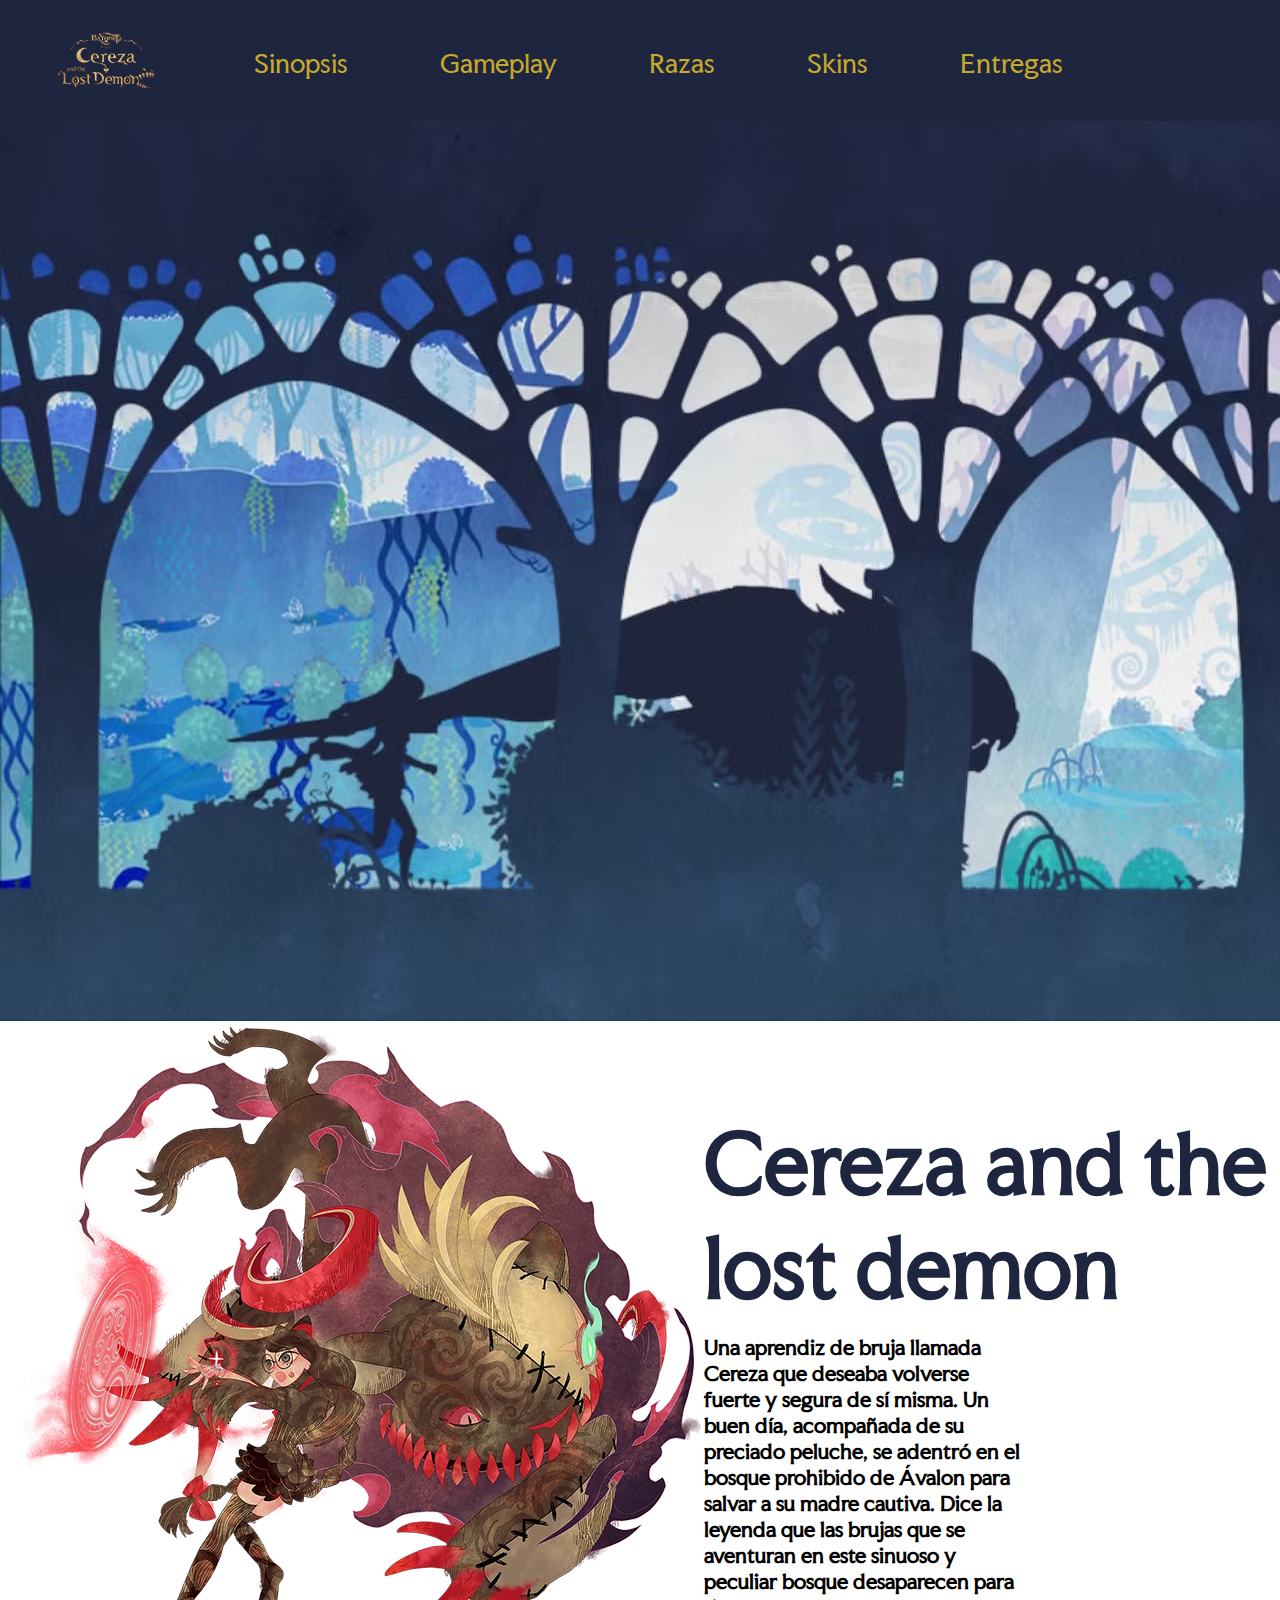
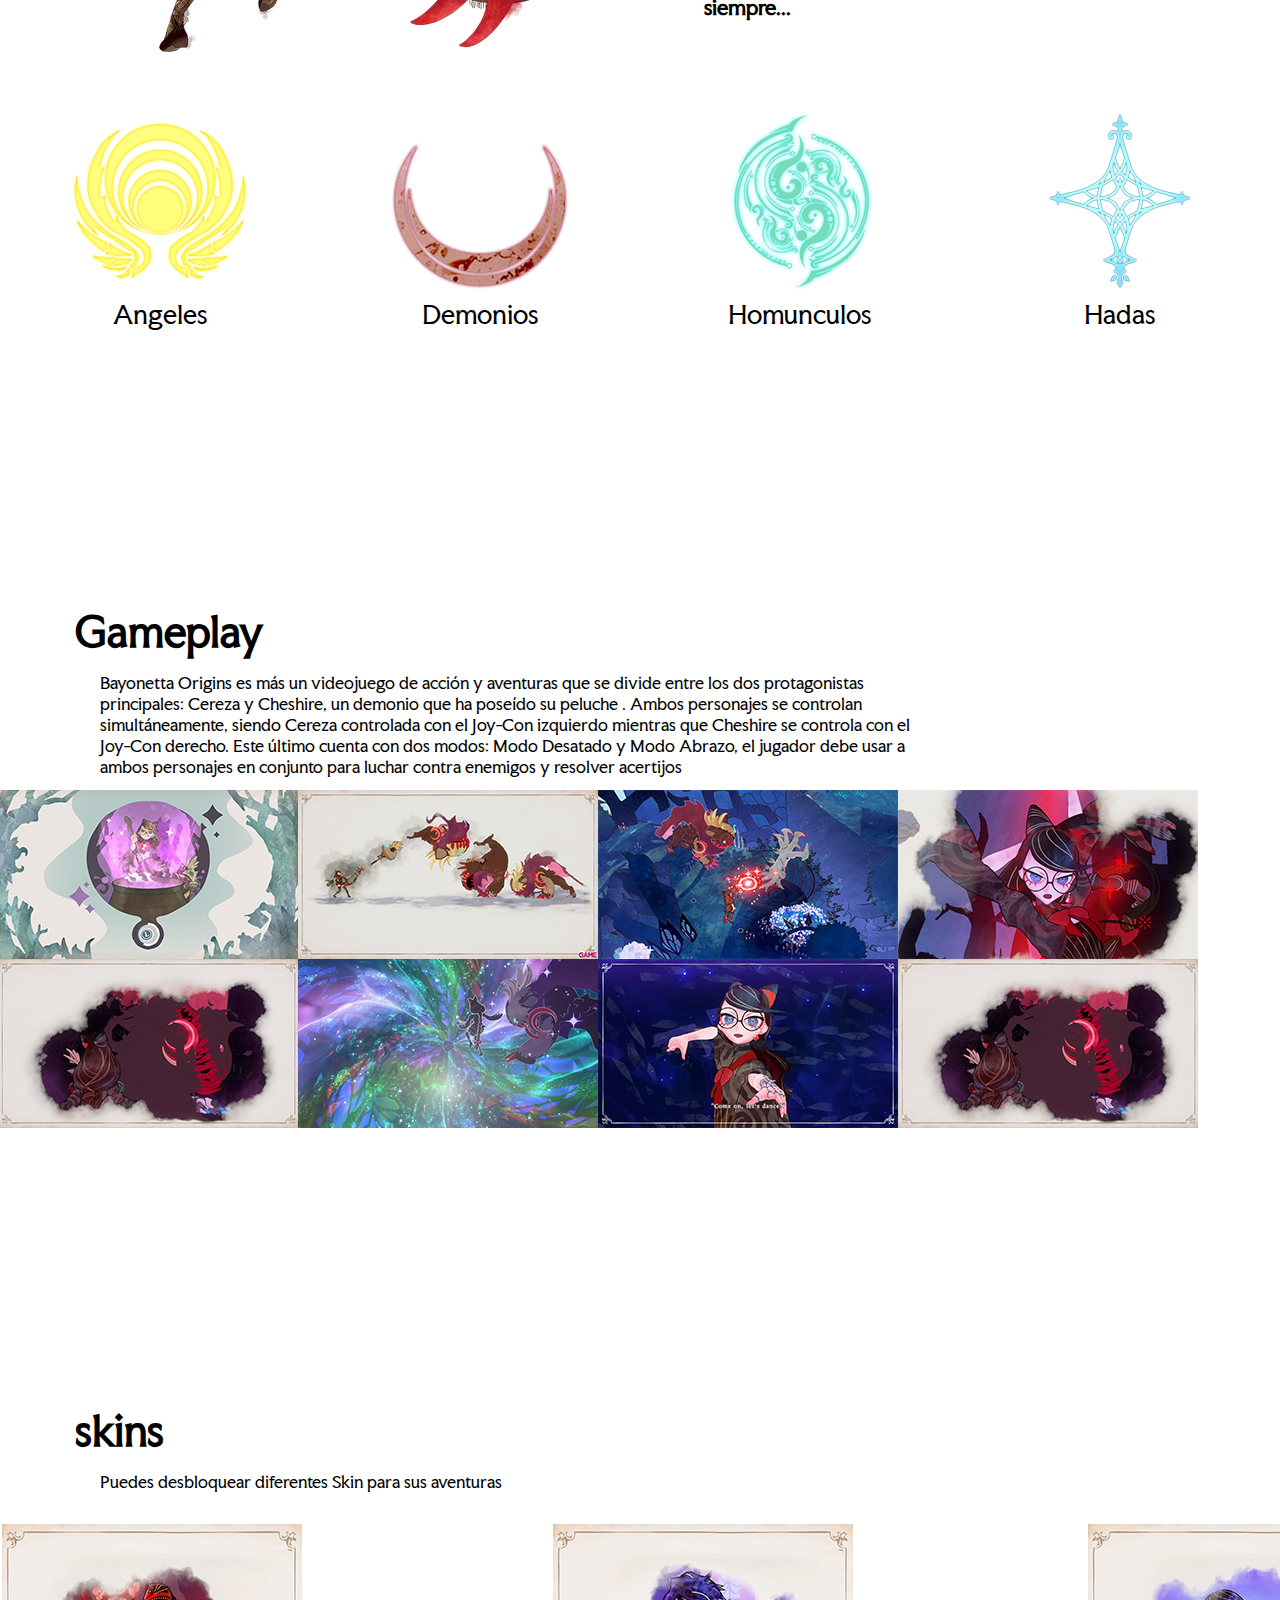
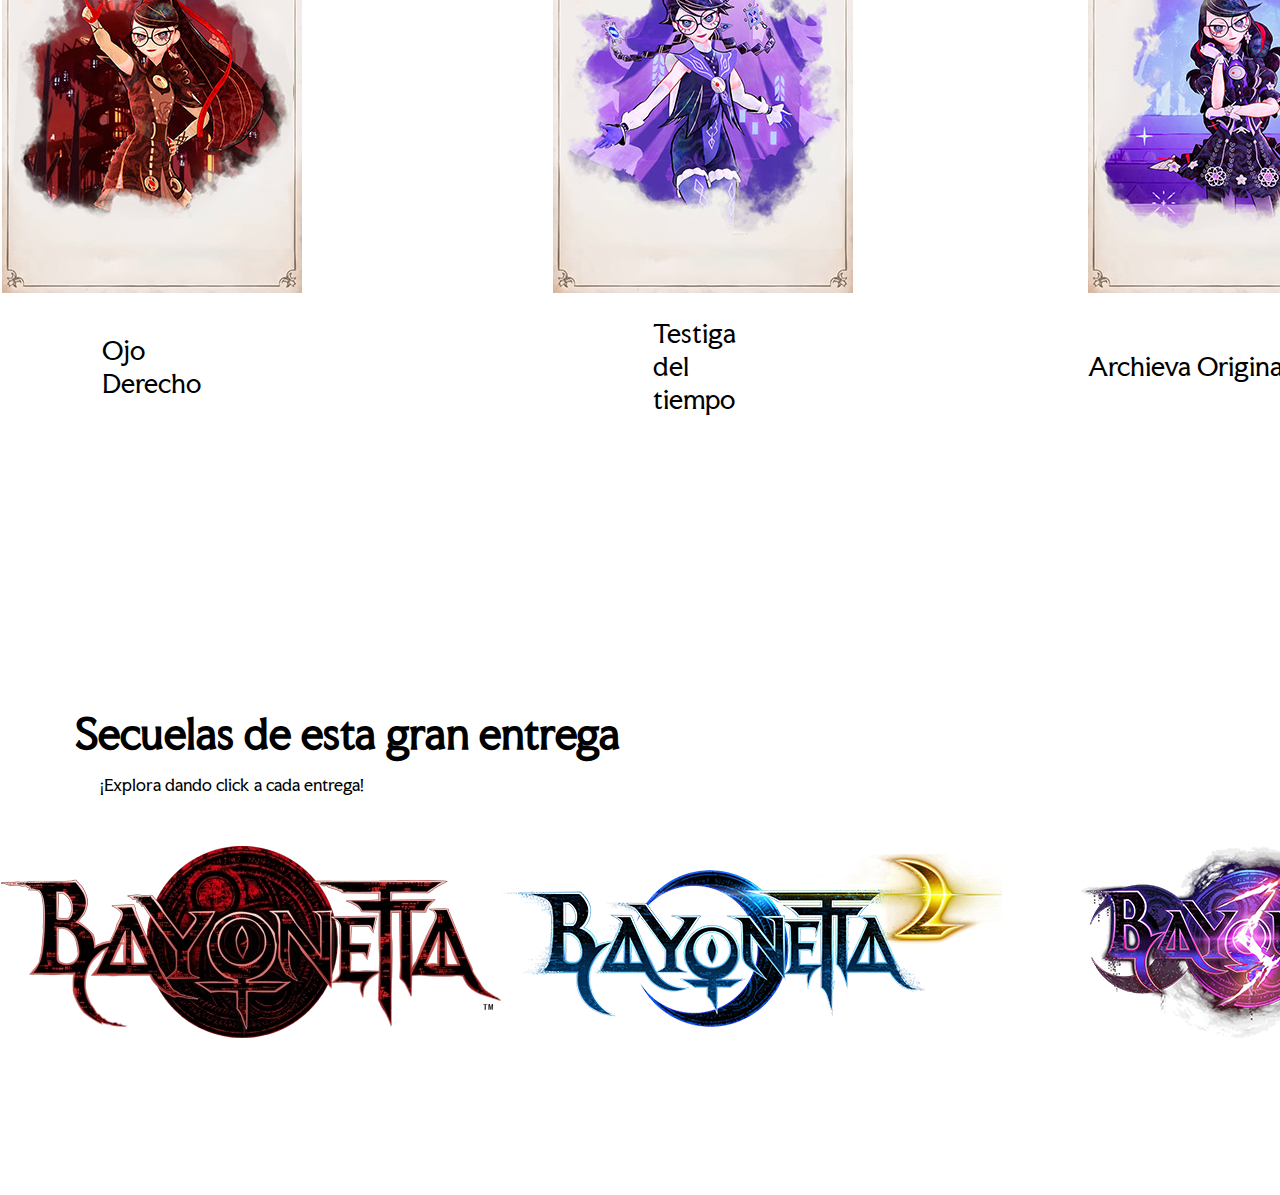
<file: index.html>
<!DOCTYPE html>
<html lang="es">
    <head>
        <meta charset="UTF-8">
        <meta name="viewport" content="width=device-width, initial-scale=1.0">
        <title>Cereza and the lost demon</title>
        <link rel="stylesheet" href="CSS/estilos.css">
        <link rel="icon" href="imagenes/FAVICON.webp">

        <link rel="preconnect" href="https://fonts.googleapis.com">
        <link rel="preconnect" href="https://fonts.gstatic.com" crossorigin>
        <link href="https://fonts.googleapis.com/css2?family=Faculty+Glyphic&display=swap" rel="stylesheet">
        <link rel="preconnect" href="https://fonts.googleapis.com">
<link rel="preconnect" href="https://fonts.gstatic.com" crossorigin>
<link href="https://fonts.googleapis.com/css2?family=Edu+AU+VIC+WA+NT+Pre:wght@400..700&display=swap" rel="stylesheet">
<link rel="preconnect" href="https://fonts.googleapis.com">
<link rel="preconnect" href="https://fonts.gstatic.com" crossorigin>
<link href="https://fonts.googleapis.com/css2?family=Josefin+Sans:ital,wght@0,100..700;1,100..700&display=swap" rel="stylesheet">    
</head>
    <!-- Una diseñadora estuvo aqui jejeje -->
    <Body>
        <div class="contenedor">
        <header>
            <nav>
                <table class="Menu">
                    <tr>
                        <td class="bmenu"><a href="#"> <img src="imagenes/LOGO PEQUEÑA GENERAL.png" alt="">  </a></td>
                        <td class="bmenu"><a href="#sinop">Sinopsis</a></td>
                        <td class="bmenu"><a href="#game">Gameplay</a></td>
                        <td class="bmenu"><a href="#clases">Razas</a></td>
                        <td class="bmenu"><a href="#trajes">Skins</a></td>
                        <td class="bmenu"><a href="#Saga">Entregas</a></td>
                    </tr>
                </table>
            </nav>
        </header>
    </div>
        <aside>
                          <img src="/imagenes/GENERALBAYOO.avif" alt="bosque">
        </aside>
        <main>
            <table class="SINOPSIS">
                <tr>
                    <td>
                        <img src="/imagenes/Bayonetta_Origins_Art_2.png" alt="ce"></td>
                    <td>
                        <h1 id="sinop">Cereza and the lost demon</h1>
                        <h3>Una aprendiz de bruja llamada Cereza que deseaba volverse fuerte y segura de sí misma. Un buen día, acompañada de su preciado peluche, se adentró en el bosque prohibido de Ávalon para salvar a su madre cautiva. Dice la leyenda que las brujas que se aventuran en este sinuoso y peculiar bosque desaparecen para siempre... </h3></td>
                </tr>
    
            </table>
                  
            <table class="RAZAS">
                <tr id="clases">
                    <td class="ra"><img src="/imagenes/angeles.png" alt="ce"></td>
                    <td class="ra"><img src="/imagenes/demonios.png" alt="ce"></td>
                    <td class="ra"><img src="/imagenes/homunclos.png" alt="ce"></td>
                    <td class="ra"><img src="/imagenes/hadas.png" alt="ce"></td>
                     </tr>
                <tr>
                    <td class="textoraza">Angeles</td>
                    <td class="textoraza">Demonios</td>
                    <td class="textoraza">Homunculos</td>
                    <td class="textoraza">Hadas</td>
                </tr>
    
            </table>
                <article>
                    <h2 id="game">Gameplay</h2>
                <p>Bayonetta Origins es más un videojuego de acción y aventuras que se divide entre los dos protagonistas principales: Cereza y Cheshire, un demonio que ha poseído su peluche . Ambos personajes se controlan simultáneamente, siendo Cereza controlada con el Joy-Con izquierdo mientras que Cheshire se controla con el Joy-Con derecho. Este último cuenta con dos modos: Modo Desatado y Modo Abrazo, el jugador debe usar a ambos personajes en conjunto para luchar contra enemigos y resolver acertijos</p>
                    <div class="galeria"></div> 
                    <a href="/Render01.html" class="imagen"><img src="/imagenes/ingame_A.jpg" alt="imagen" class="imagen"></a>
                    <a href="#" class="imagen"><img src="/imagenes/ingame_b.jpg" alt="imagen" class="imagen"></a>
                    <a href="#" class="imagen"><img src="imagenes/ingame_d.jpg" alt="imagen" class="imagen"></a>
                    <a href="#" class="imagen"><img src="/imagenes/ingame_c.jpg" alt="imagen" class="imagen"></a>
                    <a href="#" class="imagen"><img src="imagenes/ingame_e.jpg" alt="imagen" class="imagen"></a>
                    <a href="#" class="imagen"><img src="imagenes/ingame_R.jpg" alt="imagen" class="imagen"></a>
                    <a href="#" class="imagen"><img src="/imagenes/lestdance.jpg" alt="imagen" class="imagen"></a>
                    <a href="#" class="imagen"><img src="imagenes/ingame_e.jpg" alt="imagen" class="imagen"></a>               

                </article>
            </section>
            <table class="SKINS">
                <h2 id="trajes">skins</h2>
                <p>Puedes desbloquear diferentes Skin para sus aventuras</p>
                <tr>
                   
                    <td class="skinbayo"><a href=""> <img src="/imagenes/_the_left_eye_.jpg" alt="Ojo derecho">  </a></td>
                    <td class="skinbayo"><a href=""> <img src="/imagenes/_observer_of_time.jpg" alt="Observadora del tiempo"> </a></td>
                    <td class="skinbayo"><a href=""> <img src="/imagenes/_a_brave_witch__.jpg" alt="bruja valiente">  </a></td>
                </tr>
                <tr>
                    <td class=""><p>Ojo Derecho</p>                  </td>
                    <td class=""><p>Testiga del tiempo</p></td>
                    <td class="">Archieva Original</td>

                </tr>
            </table>

            <table class="Entregas">
                <h2 id="Saga">Secuelas de esta gran entrega</h2>
                <p>¡Explora dando click a cada entrega!</p>
                <tr>
                    <td class=""><a href="https://www.nintendo.com/es-es/Juegos/Programas-descargables-Nintendo-Switch/Bayonetta-1313466.html"> <img src="/imagenes/logo1.png" alt="BAYONETTA">  </a></td>
                    <td class=""><a href="https://www.nintendo.com/es-es/Juegos/Juegos-de-Nintendo-Switch/Bayonetta-2-1313750.html"> <img src="/imagenes/LOGO 2.png" alt="BAYONETTA2">  </a></td>
                    <td class=""><a href="https://www.nintendo.com/es-es/Juegos/Juegos-de-Nintendo-Switch/Bayonetta-3-2045649.html"> <img src="/imagenes/LOGO3.png" alt="BAYONETTA3">  </a></td>
                </tr>
            </table>


        </main>







         

    </Body>
    </html>
</file>
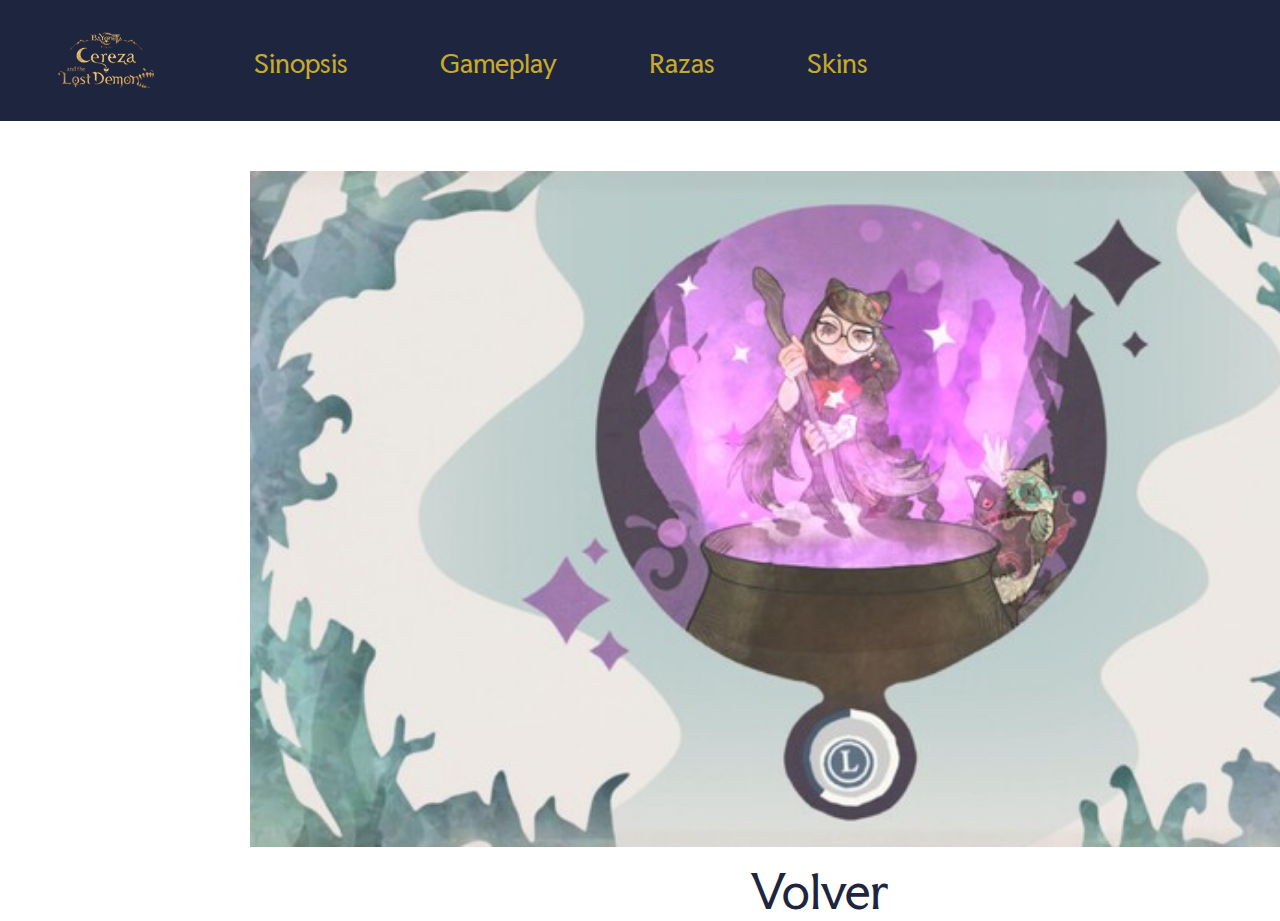
<file: Render01.html>
<!DOCTYPE html>
<html lang="es">
    <head>
        <meta charset="UTF-8">
        <meta name="viewport" content="width=device-width, initial-scale=1.0">
        <title>Cereza and the lost demon</title>
        <link rel="stylesheet" href="CSS/estilos.css">
        <link rel="icon" href="imagenes/FAVICON.webp">

        <link rel="preconnect" href="https://fonts.googleapis.com">
        <link rel="preconnect" href="https://fonts.gstatic.com" crossorigin>
        <link href="https://fonts.googleapis.com/css2?family=Faculty+Glyphic&display=swap" rel="stylesheet">
        <link rel="preconnect" href="https://fonts.googleapis.com">
<link rel="preconnect" href="https://fonts.gstatic.com" crossorigin>
<link href="https://fonts.googleapis.com/css2?family=Edu+AU+VIC+WA+NT+Pre:wght@400..700&display=swap" rel="stylesheet">
<link rel="preconnect" href="https://fonts.googleapis.com">
<link rel="preconnect" href="https://fonts.gstatic.com" crossorigin>
<link href="https://fonts.googleapis.com/css2?family=Josefin+Sans:ital,wght@0,100..700;1,100..700&display=swap" rel="stylesheet">    
</head>
    <!-- Una diseñadora estuvo aqui jejeje -->
    <Body>
        <div class="contenedor">
        <header>
            <nav>
                <table class="Menu">
                    <tr>
                        <td class="bmenu"><a href="#"> <img src="imagenes/LOGO PEQUEÑA GENERAL.png" alt="">  </a></td>
                        <td class="bmenu"><a href="#">Sinopsis</a></td>
                        <td class="bmenu"><a href="#">Gameplay</a></td>
                        <td class="bmenu"><a href="#">Razas</a></td>
                        <td class="bmenu"><a href="#">Skins</a></td>
                    </tr>

                </table>
            </nav>
        </header>
        <main>
            <img src="/imagenes/650_1200.jpeg" alt="gameplay" class="render01">
            <a href="index.html" class="volver">Volver</a>
        </main>
    </div>
    

</Body>
</html>
</file>
<file: CSS/estilos.css>
*{
    margin:0;
    padding: 0;
    text-decoration: none;
    font-family: Faculty Glyphic,serif;  
 }

 .contenedor{ 
      width: 0px;
    margin-left: 0px;
    margin-right: 0px;
    background-color:  rgb(30, 37, 63);
}
/* inicia el header */
header{
    position: sticky;
    margin-top: 0;
    padding-right: 1920px;
    background-color: rgb(30, 37, 63);


 }
 .Menu{
    margin-left: auto ;
    margin-right: auto;
    padding-top: 20px;
    padding-bottom: 15px;
  }
  .bmenu{
    padding-right: 45px;
   padding-left: 45px;
   }
   tr{
    font-size: 25px;   }
   a{
    color: rgb(199, 170, 43);
    font-family: faculty Glyphic, serif;
    } 
    h1{ 
        color: rgb(30, 37, 63);
        text-align: left;
        font-size: 80px;
        padding-top: 45px;
        padding-bottom: 15px;
    }
    h3{ 
        text-align: left;
        font-size: 20px;
        margin-right: 250px;
        
    }
      h2{
        font-size: 40px;
        margin-top: 275px;
        padding-left: 75px;
       }
       p{ 
        padding-left: 100px;
        padding-right: 350px;
            margin-top: 15px;
            margin-bottom: 15px;
        
       }
     


    .galeria{
        width: 800 px;
       

     }
     img.imagen{
        margin: -2px;
      
    }
    article{ 
        padding-right: 0px;
        padding-left: 0px;
        align-items: center;
    
    }
    /* aqui se inicia el render nuevo */
    img.render01{
        image-resolution: 2000px;
        width: 1200px;
        display: block;
        margin-left: 250px;
        margin-right: 250px;
        margin-bottom: 15px;
        margin-top: 50px;
    }
    a.volver{
        display: block;
        font-size: 45px;
        color: rgb(30, 37, 63);
        margin-left: 750px;

    }
    .RAZAS{
        text-align: center;
        margin: auto;
        padding-top: 50px;
        font-family: Faculty Glyphic;
        margin-top: 50px;
    border-collapse: collapse;
    }
    .ra{
        padding-right: 70px;
        padding-left: 70px;

    }
    .Entregas{
        text-align: center;
        margin: auto;
        padding-top: 50px;
        font-family: Faculty Glyphic;
        margin-top: 50px;
    border-collapse: collapse;
    margin-bottom: 150px;

    }
    .SKINS{
        margin: auto;
        padding-top: 10px;
        font-family: Faculty Glyphic;
        margin-top: 20px;

    }
    .skinbayo{
        margin-left: 10px;
        margin-right: 10px;
    }
</file>
